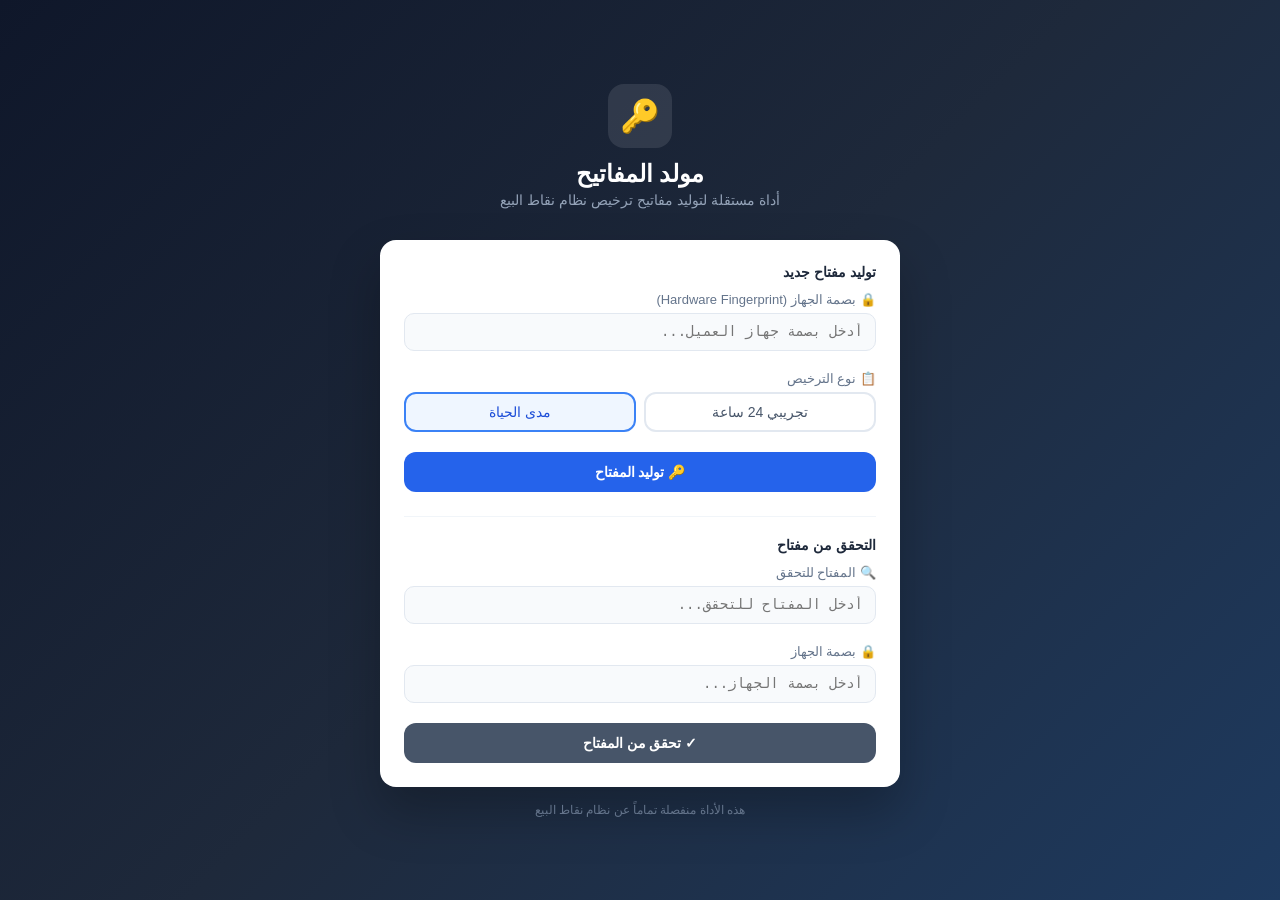
<file: keygen.html>
<!DOCTYPE html>
<html lang="ar" dir="rtl">
<head>
  <meta charset="UTF-8" />
  <meta name="viewport" content="width=device-width, initial-scale=1.0" />
  <title>مولد المفاتيح | License Key Generator</title>
  <style>
    * { margin: 0; padding: 0; box-sizing: border-box; }
    body {
      font-family: 'Segoe UI', Tahoma, sans-serif;
      min-height: 100vh;
      background: linear-gradient(135deg, #0f172a 0%, #1e293b 50%, #1e3a5f 100%);
      display: flex;
      align-items: center;
      justify-content: center;
      padding: 16px;
      color: #1e293b;
    }
    .container {
      width: 100%;
      max-width: 520px;
    }
    .header {
      text-align: center;
      margin-bottom: 32px;
    }
    .logo {
      width: 64px;
      height: 64px;
      border-radius: 16px;
      background: rgba(255,255,255,0.1);
      display: flex;
      align-items: center;
      justify-content: center;
      margin: 0 auto 12px;
      font-size: 32px;
    }
    .header h1 {
      color: #fff;
      font-size: 24px;
      font-weight: 700;
      margin-bottom: 4px;
    }
    .header p {
      color: #94a3b8;
      font-size: 14px;
    }
    .card {
      background: #fff;
      border-radius: 16px;
      box-shadow: 0 25px 50px rgba(0,0,0,0.25);
      padding: 24px;
    }
    .field { margin-bottom: 20px; }
    .field label {
      display: block;
      font-size: 13px;
      color: #64748b;
      margin-bottom: 6px;
      font-weight: 500;
    }
    .field input {
      width: 100%;
      padding: 10px 12px;
      border-radius: 10px;
      border: 1px solid #e2e8f0;
      background: #f8fafc;
      font-size: 14px;
      font-family: 'Courier New', monospace;
      outline: none;
      transition: border-color 0.2s;
    }
    .field input:focus { border-color: #3b82f6; }
    .type-grid {
      display: grid;
      grid-template-columns: 1fr 1fr;
      gap: 8px;
    }
    .type-btn {
      padding: 10px;
      border-radius: 12px;
      border: 2px solid #e2e8f0;
      background: #fff;
      font-size: 14px;
      font-weight: 500;
      cursor: pointer;
      transition: all 0.2s;
      color: #475569;
    }
    .type-btn:hover { background: #f8fafc; }
    .type-btn.active.trial {
      border-color: #f59e0b;
      background: #fffbeb;
      color: #b45309;
    }
    .type-btn.active.lifetime {
      border-color: #3b82f6;
      background: #eff6ff;
      color: #1d4ed8;
    }
    .btn-primary {
      width: 100%;
      padding: 12px;
      border-radius: 12px;
      border: none;
      background: #2563eb;
      color: #fff;
      font-size: 14px;
      font-weight: 700;
      cursor: pointer;
      transition: background 0.2s;
    }
    .btn-primary:hover { background: #1d4ed8; }
    .btn-primary:disabled { opacity: 0.5; cursor: not-allowed; }
    .result {
      border-top: 1px solid #f1f5f9;
      padding-top: 16px;
      margin-top: 4px;
      display: none;
    }
    .result.show { display: block; animation: fadeIn 0.3s ease; }
    @keyframes fadeIn { from { opacity: 0; transform: translateY(8px); } to { opacity: 1; transform: translateY(0); } }
    .result-box {
      display: flex;
      align-items: center;
      gap: 8px;
    }
    .result-box .key {
      flex: 1;
      padding: 10px 12px;
      border-radius: 10px;
      background: #0f172a;
      color: #22c55e;
      font-family: 'Courier New', monospace;
      font-size: 14px;
      word-break: break-all;
    }
    .copy-btn {
      padding: 10px;
      border-radius: 10px;
      border: none;
      background: #f1f5f9;
      cursor: pointer;
      font-size: 18px;
      transition: background 0.2s;
      flex-shrink: 0;
    }
    .copy-btn:hover { background: #e2e8f0; }
    .copied-msg { color: #22c55e; font-size: 12px; margin-top: 4px; }
    .footer {
      text-align: center;
      color: #64748b;
      font-size: 12px;
      margin-top: 16px;
    }
    .section-title {
      font-size: 14px;
      font-weight: 700;
      color: #1e293b;
      margin: 24px 0 12px;
      padding-top: 20px;
      border-top: 1px solid #f1f5f9;
    }
    .section-title:first-of-type { border-top: none; padding-top: 0; margin-top: 0; }
    .verify-result {
      margin-top: 8px;
      padding: 10px 12px;
      border-radius: 10px;
      font-size: 13px;
      font-weight: 500;
      display: none;
    }
    .verify-result.show { display: block; animation: fadeIn 0.3s ease; }
    .verify-result.valid { background: #f0fdf4; color: #15803d; }
    .verify-result.invalid { background: #fef2f2; color: #b91c1c; }
  </style>
</head>
<body>
  <div class="container">
    <div class="header">
      <div class="logo">🔑</div>
      <h1>مولد المفاتيح</h1>
      <p>أداة مستقلة لتوليد مفاتيح ترخيص نظام نقاط البيع</p>
    </div>

    <div class="card">
      <!-- Generator Section -->
      <div class="section-title">توليد مفتاح جديد</div>

      <div class="field">
        <label>🔒 بصمة الجهاز (Hardware Fingerprint)</label>
        <input type="text" id="fingerprint" placeholder="أدخل بصمة جهاز العميل..." style="text-transform: uppercase;" />
      </div>

      <div class="field">
        <label>📋 نوع الترخيص</label>
        <div class="type-grid">
          <button class="type-btn trial" data-type="trial" onclick="selectType('trial')">تجريبي 24 ساعة</button>
          <button class="type-btn lifetime active" data-type="lifetime" onclick="selectType('lifetime')">مدى الحياة</button>
        </div>
      </div>

      <button class="btn-primary" id="generateBtn" onclick="generate()">🔑 توليد المفتاح</button>

      <div class="result" id="result">
        <label style="display:block; font-size:13px; color:#64748b; margin-bottom:6px; font-weight:500;">المفتاح المولّد</label>
        <div class="result-box">
          <div class="key" id="generatedKey"></div>
          <button class="copy-btn" onclick="copyKey()" id="copyBtn">📋</button>
        </div>
        <div class="copied-msg" id="copiedMsg" style="display:none;">تم النسخ إلى الحافظة ✓</div>
      </div>

      <!-- Validator Section -->
      <div class="section-title">التحقق من مفتاح</div>

      <div class="field">
        <label>🔍 المفتاح للتحقق</label>
        <input type="text" id="verifyKey" placeholder="أدخل المفتاح للتحقق..." style="text-transform: uppercase;" />
      </div>

      <div class="field">
        <label>🔒 بصمة الجهاز</label>
        <input type="text" id="verifyFingerprint" placeholder="أدخل بصمة الجهاز..." style="text-transform: uppercase;" />
      </div>

      <button class="btn-primary" onclick="verifyKey()" style="background:#475569;">✓ تحقق من المفتاح</button>

      <div class="verify-result" id="verifyResult"></div>
    </div>

    <p class="footer">هذه الأداة منفصلة تماماً عن نظام نقاط البيع</p>
  </div>

  <script>
    // ── Hash function (must match the POS app exactly) ──
    function hashString(str) {
      let hash = 0;
      for (let i = 0; i < str.length; i++) {
        const char = str.charCodeAt(i);
        hash = (hash << 5) - hash + char;
        hash |= 0;
      }
      return Math.abs(hash).toString(36).toUpperCase().padStart(8, '0');
    }

    // ── License key generation ──
    // Key format: TYPE-FINGERPRINT-CHECKSUM
    function generateLicenseKey(fingerprint, type) {
      const prefix = type === 'trial' ? 'T' : 'L';
      const fp = fingerprint.replace(/[^A-Z0-9]/g, '').slice(0, 8);
      const payload = prefix + fp;
      const checksum = hashString(payload + 'POS_SECRET_2026').slice(0, 6);
      return payload + '-' + checksum;
    }

    // ── License key validation ──
    function validateLicenseKey(key, fingerprint) {
      const clean = key.trim().toUpperCase();
      const match = clean.match(/^([TL])([A-Z0-9]{8})-([A-Z0-9]{6})$/);
      if (!match) return null;
      const typeChar = match[1];
      const fp = match[2];
      const checksum = match[3];
      const expectedFp = fingerprint.replace(/[^A-Z0-9]/g, '').slice(0, 8);
      if (fp !== expectedFp) return null;
      const payload = typeChar + fp;
      const expectedChecksum = hashString(payload + 'POS_SECRET_2026').slice(0, 6);
      if (checksum !== expectedChecksum) return null;
      return typeChar === 'T' ? 'trial' : 'lifetime';
    }

    // ── UI Logic ──
    let selectedType = 'lifetime';

    function selectType(type) {
      selectedType = type;
      document.querySelectorAll('.type-btn').forEach(btn => {
        btn.classList.remove('active');
        if (btn.dataset.type === type) btn.classList.add('active');
      });
    }

    function generate() {
      const fp = document.getElementById('fingerprint').value.toUpperCase().trim();
      if (!fp || fp.length < 6) {
        alert('الرجاء إدخال بصمة صحيحة (6 أحرف على الأقل)');
        return;
      }
      const key = generateLicenseKey(fp, selectedType);
      document.getElementById('generatedKey').textContent = key;
      document.getElementById('result').classList.add('show');
      document.getElementById('copiedMsg').style.display = 'none';
    }

    function copyKey() {
      const key = document.getElementById('generatedKey').textContent;
      navigator.clipboard.writeText(key).then(() => {
        const msg = document.getElementById('copiedMsg');
        msg.style.display = 'block';
        setTimeout(() => { msg.style.display = 'none'; }, 2000);
      });
    }

    function verifyKey() {
      const key = document.getElementById('verifyKey').value.trim();
      const fp = document.getElementById('verifyFingerprint').value.trim();
      const resultEl = document.getElementById('verifyResult');

      if (!key || !fp) {
        resultEl.textContent = 'الرجاء إدخال المفتاح والبصمة';
        resultEl.className = 'verify-result show invalid';
        return;
      }

      const result = validateLicenseKey(key, fp);
      if (result === 'trial') {
        resultEl.textContent = '✓ مفتاح صحيح — ترخيص تجريبي (24 ساعة)';
        resultEl.className = 'verify-result show valid';
      } else if (result === 'lifetime') {
        resultEl.textContent = '✓ مفتاح صحيح — ترخيص مدى الحياة';
        resultEl.className = 'verify-result show valid';
      } else {
        resultEl.textContent = '✗ مفتاح غير صحيح أو لا يطابق البصمة';
        resultEl.className = 'verify-result show invalid';
      }
    }
  </script>
</body>
</html>
</file>
